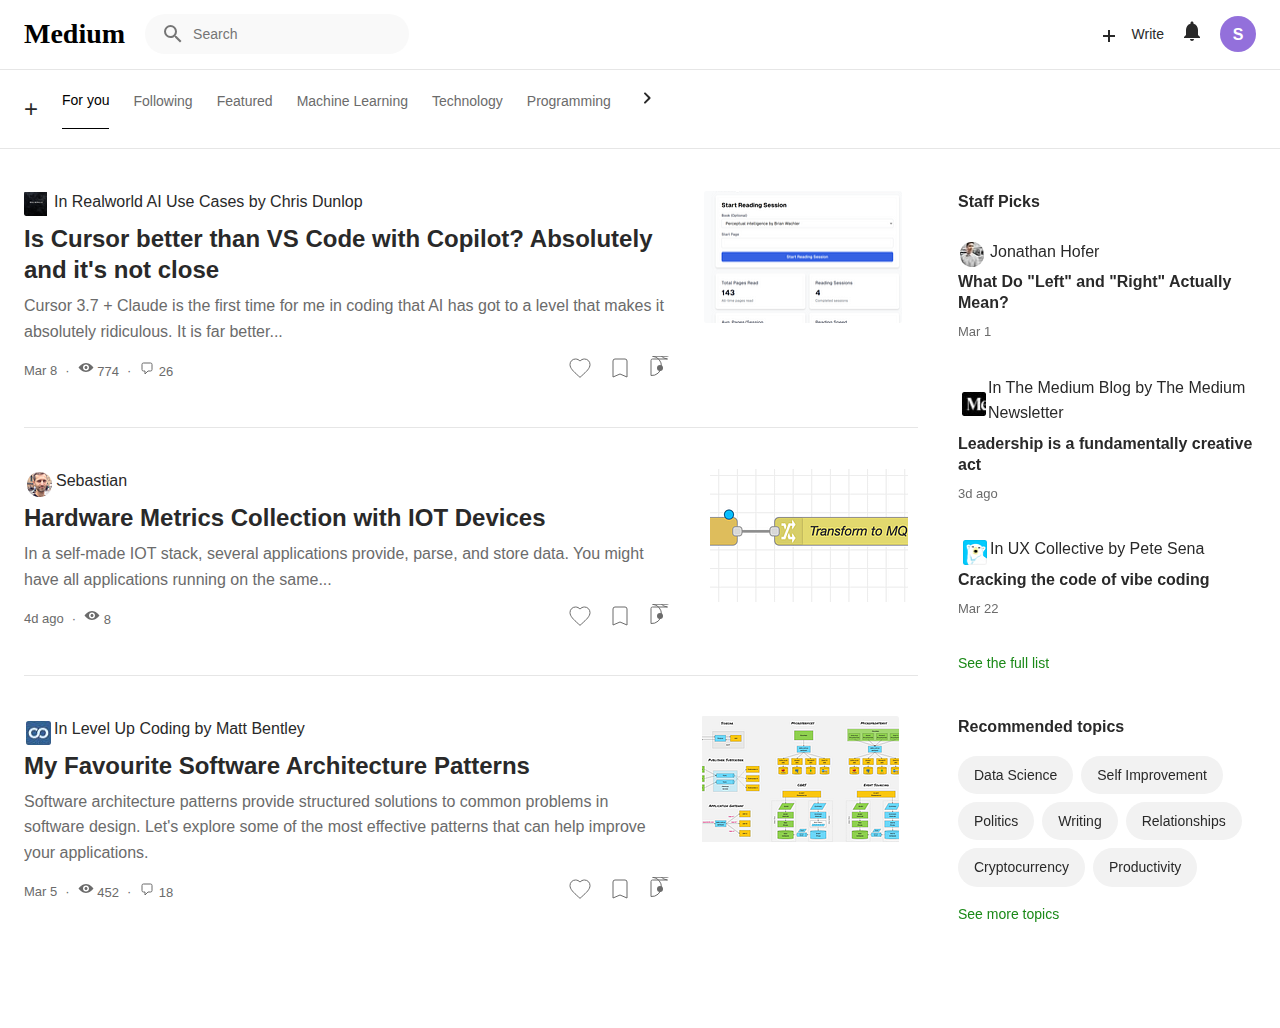
<file: MediumClone/index.html>
<!DOCTYPE html>
<html lang="en">
<head>
    <meta charset="UTF-8">
    <meta name="viewport" content="width=device-width, initial-scale=1.0">
    <link rel="stylesheet" href="styles.css">
    <title>Medium Clone</title>
</head>
<body>
    <!-- Header -->
    <header>
        <div class="header-left">
            <div class="logo">
                <a href="#">Medium</a>
            </div>
            <div class="search-box">
                <svg width="24" height="24" viewBox="0 0 24 24" fill="none">
                    <path d="M15.5 14h-.79l-.28-.27A6.471 6.471 0 0 0 16 9.5 6.5 6.5 0 1 0 9.5 16c1.61 0 3.09-.59 4.23-1.57l.27.28v.79l5 4.99L20.49 19l-4.99-5zm-6 0C7.01 14 5 11.99 5 9.5S7.01 5 9.5 5 14 7.01 14 9.5 11.99 14 9.5 14z" fill="#757575"></path>
                </svg>
                <input type="text" placeholder="Search">
            </div>
        </div>
        <div class="header-right">
            <div class="write-btn">
                <svg width="24" height="24" viewBox="0 0 24 24" fill="none">
                    <path d="M15 15H10v5H8v-5H3v-2h5V8h2v5h5v2z" fill="#292929"></path>
                </svg>
                Write
            </div>
            <div class="notifications-btn">
                <svg width="24" height="24" viewBox="0 0 24 24" fill="none">
                    <path d="M12 22c1.1 0 2-.9 2-2h-4c0 1.1.9 2 2 2zm6-6v-5c0-3.07-1.64-5.64-4.5-6.32V4c0-.83-.67-1.5-1.5-1.5s-1.5.67-1.5 1.5v.68C7.63 5.36 6 7.92 6 11v5l-2 2v1h16v-1l-2-2z" fill="#292929"></path>
                </svg>
            </div>
            <div class="profile-btn">S</div>
        </div>
    </header>

    <!-- Navigation -->
    <nav class="main-nav">
        <div class="nav-items">
            <div class="add-btn">+</div>
            <div class="nav-item active">For you</div>
            <div class="nav-item">Following</div>
            <div class="nav-item">Featured</div>
            <div class="nav-item">Machine Learning</div>
            <div class="nav-item">Technology</div>
            <div class="nav-item">Programming</div>
            <div class="nav-item">
                <svg width="24" height="24" viewBox="0 0 24 24" fill="none">
                    <path d="M9.29 6.71a.996.996 0 0 0 0 1.41L13.17 12l-3.88 3.88a.996.996 0 1 0 1.41 1.41l4.59-4.59a.996.996 0 0 0 0-1.41L10.7 6.7c-.38-.38-1.02-.38-1.41.01z" fill="#292929"></path>
                </svg>
            </div>
        </div>
    </nav>

    <!-- Main Content -->
    <div class="content container">
        <!-- Articles -->
        <main>
            <article class="article-item">
                <div class="article-content">
                    <div class="article-publisher">
                        <div class="publisher-img">
                            <img src="inr.png" alt="Publisher Image">
                        </div>
                        <div>In Realworld AI Use Cases by Chris Dunlop</div>
                    </div>
                    <h2>Is Cursor better than VS Code with Copilot? Absolutely and it's not close</h2>
                    <p>Cursor 3.7 + Claude is the first time for me in coding that AI has got to a level that makes it absolutely ridiculous. It is far better...</p>
                    
                    <div class="article-meta">
                        <div class="article-meta-left">
                            <span>Mar 8</span>
                            <span>·</span>
                            <div class="views">
                                <svg width="16" height="16" viewBox="0 0 16 16" fill="none">
                                    <path d="M8 3c3.5 0 6.5 3 7.5 4.5-1 1.5-4 4.5-7.5 4.5s-6.5-3-7.5-4.5C1.5 6 4.5 3 8 3zm0 1.5c-1.7 0-3 1.3-3 3s1.3 3 3 3 3-1.3 3-3-1.3-3-3-3zm0 1.5c.8 0 1.5.7 1.5 1.5S8.8 9 8 9s-1.5-.7-1.5-1.5S7.2 6 8 6z" fill="#6B6B6B"></path>
                                </svg>
                                774
                            </div>
                            <span>·</span>
                            <div class="comments">
                                <svg width="16" height="16" viewBox="0 0 16 16" fill="none">
                                    <path d="M4.5 3h7A1.5 1.5 0 0113 4.5v5a1.5 1.5 0 01-1.5 1.5H9l-3 3v-3H4.5A1.5 1.5 0 013 9.5v-5A1.5 1.5 0 014.5 3z" stroke="#6B6B6B" fill="none"></path>
                                </svg>
                                26
                            </div>
                        </div>
                        <div class="article-interactions">
                            <div class="interaction">
                                <svg width="24" height="24" viewBox="0 0 24 24" fill="none">
                                    <path d="M12 21.35l-1.45-1.32C5.4 15.36 2 12.28 2 8.5 2 5.42 4.42 3 7.5 3c1.74 0 3.41.81 4.5 2.09C13.09 3.81 14.76 3 16.5 3 19.58 3 22 5.42 22 8.5c0 3.78-3.4 6.86-8.55 11.54L12 21.35z" stroke="#6B6B6B" fill="none"></path>
                                </svg>
                            </div>
                            <div class="interaction">
                                <svg width="24" height="24" viewBox="0 0 24 24" fill="none">
                                    <path d="M17 3H7a2 2 0 00-2 2v16l7-3 7 3V5a2 2 0 00-2-2z" stroke="#6B6B6B" fill="none"></path>
                                </svg>
                            </div>
                            <div class="interaction">
                                <svg width="24" height="24" viewBox="0 0 24 24" fill="none">
                                    <path d="M12 15a3 3 0 100-6 3 3 0 000 6z" fill="#6B6B6B"></path>
                                    <path d="M19.5 3h-15A1.5 1.5 0 003 4.5v15A1.5 1.5 0 004.5.21h15a1.5 1.5 0 001.5-1.5v-15A1.5 1.5 0 0019.5 3z" stroke="#6B6B6B" fill="none"></path>
                                </svg>
                            </div>
                        </div>
                    </div>
                </div>
                <div class="article-image">
                    <img src="cursor.png" alt= "sample image">
                </div>
            </article>

            <article class="article-item">
                <div class="article-content">
                    <div class="article-publisher">
                        <div class="author-img">
                            <img src="seb.png" alt="sample image">
                        </div>
                        <div>Sebastian</div>
                    </div>
                    <h2>Hardware Metrics Collection with IOT Devices</h2>
                    <p>In a self-made IOT stack, several applications provide, parse, and store data. You might have all applications running on the same...</p>
                    <div class="article-meta">
                        <div class="article-meta-left">
                            <span>4d ago</span>
                            <span>·</span>
                            <div class="views">
                                <svg width="16" height="16" viewBox="0 0 16 16" fill="none">
                                    <path d="M8 3c3.5 0 6.5 3 7.5 4.5-1 1.5-4 4.5-7.5 4.5s-6.5-3-7.5-4.5C1.5 6 4.5 3 8 3zm0 1.5c-1.7 0-3 1.3-3 3s1.3 3 3 3 3-1.3 3-3-1.3-3-3-3zm0 1.5c.8 0 1.5.7 1.5 1.5S8.8 9 8 9s-1.5-.7-1.5-1.5S7.2 6 8 6z" fill="#6B6B6B"></path>
                                </svg>
                                8
                            </div>
                        </div>
                        <div class="article-interactions">
                            <div class="interaction">
                                <svg width="24" height="24" viewBox="0 0 24 24" fill="none">
                                    <path d="M12 21.35l-1.45-1.32C5.4 15.36 2 12.28 2 8.5 2 5.42 4.42 3 7.5 3c1.74 0 3.41.81 4.5 2.09C13.09 3.81 14.76 3 16.5 3 19.58 3 22 5.42 22 8.5c0 3.78-3.4 6.86-8.55 11.54L12 21.35z" stroke="#6B6B6B" fill="none"></path>
                                </svg>
                            </div>
                            <div class="interaction">
                                <svg width="24" height="24" viewBox="0 0 24 24" fill="none">
                                    <path d="M17 3H7a2 2 0 00-2 2v16l7-3 7 3V5a2 2 0 00-2-2z" stroke="#6B6B6B" fill="none"></path>
                                </svg>
                            </div>
                            <div class="interaction">
                                <svg width="24" height="24" viewBox="0 0 24 24" fill="none">
                                    <path d="M12 15a3 3 0 100-6 3 3 0 000 6z" fill="#6B6B6B"></path>
                                    <path d="M19.5 3h-15A1.5 1.5 0 003 4.5v15A1.5 1.5 0 004.5.21h15a1.5 1.5 0 001.5-1.5v-15A1.5 1.5 0 0019.5 3z" stroke="#6B6B6B" fill="none"></path>
                                </svg>
                            </div>
                        </div>
                    </div>
                </div>
                <div class="article-image">
                    <img src="metrics.png" alt= "sample image">
                </div>
            </article>

            <article class="article-item">
                <div class="article-content">
                    <div class="article-publisher">
                        <div class="publisher-img">
                            <img src="fav.png" alt= "sample image">
                        </div>
                        <div>In Level Up Coding by Matt Bentley</div>
                    </div>
                    <h2>My Favourite Software Architecture Patterns</h2>
                    <p>Software architecture patterns provide structured solutions to common problems in software design. Let's explore some of the most effective patterns that can help improve your applications.</p>
                    <div class="article-meta">
                        <div class="article-meta-left">
                            <span>Mar 5</span>
                            <span>·</span>
                            <div class="views">
                                <svg width="16" height="16" viewBox="0 0 16 16" fill="none">
                                    <path d="M8 3c3.5 0 6.5 3 7.5 4.5-1 1.5-4 4.5-7.5 4.5s-6.5-3-7.5-4.5C1.5 6 4.5 3 8 3zm0 1.5c-1.7 0-3 1.3-3 3s1.3 3 3 3 3-1.3 3-3-1.3-3-3-3zm0 1.5c.8 0 1.5.7 1.5 1.5S8.8 9 8 9s-1.5-.7-1.5-1.5S7.2 6 8 6z" fill="#6B6B6B"></path>
                                </svg>
                                452
                            </div>
                            <span>·</span>
                            <div class="comments">
                                <svg width="16" height="16" viewBox="0 0 16 16" fill="none">
                                    <path d="M4.5 3h7A1.5 1.5 0 0113 4.5v5a1.5 1.5 0 01-1.5 1.5H9l-3 3v-3H4.5A1.5 1.5 0 013 9.5v-5A1.5 1.5 0 014.5 3z" stroke="#6B6B6B" fill="none"></path>
                                </svg>
                                18
                            </div>
                        </div>
                        <div class="article-interactions">
                            <div class="interaction">
                                <svg width="24" height="24" viewBox="0 0 24 24" fill="none">
                                    <path d="M12 21.35l-1.45-1.32C5.4 15.36 2 12.28 2 8.5 2 5.42 4.42 3 7.5 3c1.74 0 3.41.81 4.5 2.09C13.09 3.81 14.76 3 16.5 3 19.58 3 22 5.42 22 8.5c0 3.78-3.4 6.86-8.55 11.54L12 21.35z" stroke="#6B6B6B" fill="none"></path>
                                </svg>
                            </div>
                            <div class="interaction">
                                <svg width="24" height="24" viewBox="0 0 24 24" fill="none">
                                    <path d="M17 3H7a2 2 0 00-2 2v16l7-3 7 3V5a2 2 0 00-2-2z" stroke="#6B6B6B" fill="none"></path>
                                </svg>
                            </div>
                            <div class="interaction">
                                <svg width="24" height="24" viewBox="0 0 24 24" fill="none">
                                    <path d="M12 15a3 3 0 100-6 3 3 0 000 6z" fill="#6B6B6B"></path>
                                    <path d="M19.5 3h-15A1.5 1.5 0 003 4.5v15A1.5 1.5 0 004.5.21h15a1.5 1.5 0 001.5-1.5v-15A1.5 1.5 0 0019.5 3z" stroke="#6B6B6B" fill="none"></path>
                                </svg>
                            </div>
                        </div>
                    </div>
                </div>
                <div class="article-image">
                    <img src="soft.png" alt= "sample image">
                </div>
            </article>
        </main>

        <!-- Sidebar -->
        <aside class="sidebar">
            <div class="staff-picks">
                <h3 class="sidebar-title">Staff Picks</h3>
                
                <div class="staff-pick-item">
                    <div class="staff-author">
                        <div class="author-img">
                            <img src="jon.png" alt= "sample image">
                        </div>
                        <div>Jonathan Hofer</div>
                    </div>
                    <h4 class="staff-pick-title">What Do "Left" and "Right" Actually Mean?</h4>
                    <div class="staff-pick-date">Mar 1</div>
                </div>
                
                <div class="staff-pick-item">
                    <div class="staff-author">
                        <div class="publisher-img">
                            <img src="lid.png" alt= "sample image">
                        </div>
                        <div>In The Medium Blog by The Medium Newsletter</div>
                    </div>
                    <h4 class="staff-pick-title">Leadership is a fundamentally creative act</h4>
                    <div class="staff-pick-date">3d ago</div>
                </div>
                
                <div class="staff-pick-item">
                    <div class="staff-author">
                        <div class="author-img">
                            <img src="crck.png" alt= "sample image">
                        </div>
                        <div>In UX Collective by Pete Sena</div>
                    </div>
                    <h4 class="staff-pick-title">Cracking the code of vibe coding</h4>
                    <div class="staff-pick-date">Mar 22</div>
                </div>
                
                <div class="see-more">See the full list</div>
            </div>
            
            <div class="recommended-topics">
                <h3 class="topics-title">Recommended topics</h3>
                <div class="topics">
                    <div class="topic">Data Science</div>
                    <div class="topic">Self Improvement</div>
                    <div class="topic">Politics</div>
                    <div class="topic">Writing</div>
                    <div class="topic">Relationships</div>
                    <div class="topic">Cryptocurrency</div>
                    <div class="topic">Productivity</div>
                </div>
                <div class="see-more">See more topics</div>
            </div>
        </aside>
    </div>
</body>
</html>
</file>
<file: MediumClone/styles.css>
/* Reset and base styles */
        * {
            margin: 0;
            padding: 0;
            box-sizing: border-box;
        }
        
        body {
            font-family: -apple-system, BlinkMacSystemFont, 'Segoe UI', Roboto, Oxygen, Ubuntu, Cantarell, 'Open Sans', 'Helvetica Neue', sans-serif;
            line-height: 1.6;
            color: #292929;
            background-color: #fff;
        }
        
        a {
            text-decoration: none;
            color: inherit;
        }

        .container {
            max-width: 1280px;
            margin: 0 auto;
            padding: 0 20px;
        }
        
        /* Header */
        header {
            display: flex;
            justify-content: space-between;
            align-items: center;
            padding: 12px 24px;
            border-bottom: 1px solid rgba(230, 230, 230, 1);
            position: sticky;
            top: 0;
            background: #fff;
            z-index: 999;
        }
        
        .logo {
            font-size: 28px;
            font-weight: bold;
            font-family: Georgia, serif;
        }
        
        .logo a {
            color: black;
        }

        .search-box {
            display: flex;
            align-items: center;
            background-color: #f9f9f9;
            border-radius: 20px;
            padding: 8px 16px;
            margin-left: 20px;
        }

        .search-box input {
            border: none;
            background: transparent;
            margin-left: 8px;
            width: 200px;
            font-size: 14px;
        }

        .search-box input:focus {
            outline: none;
        }
        
        .header-left {
            display: flex;
            align-items: center;
        }

        .header-right {
            display: flex;
            align-items: center;
            gap: 16px;
        }
        
        .write-btn {
            display: flex;
            align-items: center;
            gap: 8px;
            font-size: 14px;
            cursor: pointer;
        }

        .notifications-btn {
            cursor: pointer;
        }

        .profile-btn {
            width: 36px;
            height: 36px;
            border-radius: 50%;
            background-color: #9370DB;
            color: white;
            display: flex;
            align-items: center;
            justify-content: center;
            font-weight: bold;
            cursor: pointer;
        }

        /* Navigation */
        .main-nav {
            display: flex;
            justify-content: space-between;
            align-items: center;
            padding: 16px 24px;
            border-bottom: 1px solid rgba(230, 230, 230, 1);
        }

        .nav-items {
            display: flex;
            align-items: center;
            gap: 24px;
        }

        .nav-item {
            font-size: 14px;
            color: #6b6b6b;
            padding-bottom: 16px;
            cursor: pointer;
        }

        .nav-item.active {
            color: #000;
            border-bottom: 1px solid #000;
        }

        .add-btn {
            font-size: 24px;
            cursor: pointer;
        }

        /* Content */
        .content {
            display: grid;
            grid-template-columns: 3fr 1fr;
            gap: 40px;
            padding: 40px 24px;
        }

        /* Articles */
        .article-item {
            display: grid;
            grid-template-columns: 3fr 1fr;
            gap: 30px;
            padding-bottom: 40px;
            margin-bottom: 40px;
            border-bottom: 1px solid rgba(230, 230, 230, 1);
        }

        .article-item:last-child {
            border-bottom: none;
        }

        .article-publisher {
            display: flex;
            align-items: center;
            gap: 8px;
            margin-bottom: 8px;
        }

        .publisher-img {
            width: 22px;
            height: 20px;
            border-radius: 3px;
            background-color: #882222;
        }

        .article-content h2 {
            font-size: 24px;
            font-weight: 700;
            margin-bottom: 8px;
            line-height: 1.3;
        }

        .article-content p {
            font-size: 16px;
            color: #6b6b6b;
            margin-bottom: 12px;
            overflow: hidden;
            text-overflow: ellipsis;
            display: -webkit-box;
            -webkit-line-clamp: 3;
            -webkit-box-orient: vertical;
        }

        .article-meta {
            display: flex;
            justify-content: space-between;
            align-items: center;
            color: #6b6b6b;
            font-size: 13px;
        }

        .article-meta-left {
            display: flex;
            gap: 8px;
            align-items: center;
        }

        .article-image {
            width: 100%;
            height: 150px;
            background-color: white;
            border-radius: 4px;
        }

        .article-interactions {
            display: flex;
            gap: 16px;
        }

        .interaction {
            cursor: pointer;
            color: #6b6b6b;
        }

        .author-img {
            width: 24px;
            height: 24px;
            border-radius: 50%;
            background-color:pink;
        }

        /* Staff Picks */
        .sidebar {
            position: sticky;
            top: 107px;
        }

        .staff-picks {
            margin-bottom: 40px;
        }

        .sidebar-title {
            font-size: 16px;
            font-weight: 700;
            margin-bottom: 24px;
        }

        .staff-pick-item {
            margin-bottom: 32px;
        }

        .staff-author {
            display: flex;
            align-items: center;
            gap: 8px;
            margin-bottom: 8px;
        }

        .staff-pick-title {
            font-size: 16px;
            font-weight: 700;
            margin-bottom: 8px;
            line-height: 1.3;
        }

        .staff-pick-date {
            font-size: 13px;
            color: #6b6b6b;
        }

        /* Topics */
        .topics-title {
            font-size: 16px;
            font-weight: 700;
            margin-bottom: 16px;
        }

        .topics {
            display: flex;
            flex-wrap: wrap;
            gap: 8px;
            margin-bottom: 16px;
        }

        .topic {
            background-color: #f2f2f2;
            padding: 8px 16px;
            border-radius: 20px;
            font-size: 14px;
            color: #292929;
        }

        .see-more {
            font-size: 14px;
            color: #1a8917;
            cursor: pointer;
        }
</file>
